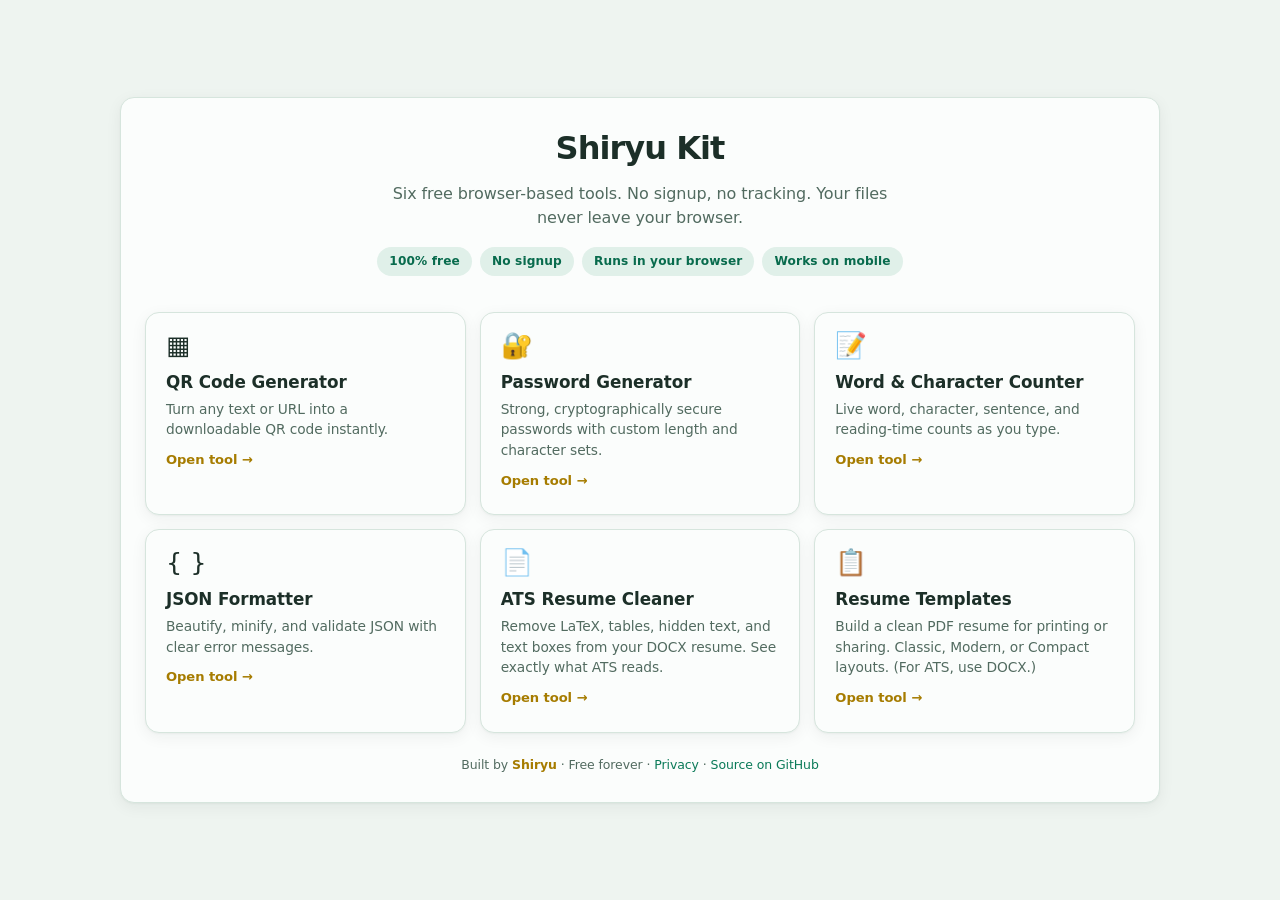
<file: index.html>
<!DOCTYPE html>
<html lang="en">

<head>
    <meta charset="UTF-8" />
    <meta name="viewport" content="width=device-width, initial-scale=1.0" />

    <title>Shiryu Kit — 6 Free Online Tools (No Signup)</title>
    <meta name="description"
        content="Six free browser tools: QR codes, passwords, word count, JSON formatter, ATS resume cleaner, print-ready resume templates. No signup, no uploads." />
    <meta name="keywords"
        content="free online tools, qr code generator, password generator, word counter, json formatter, ats resume cleaner, resume templates" />
    <link rel="canonical" href="https://shiryu-kit.shiryu.workers.dev/" />

    <meta property="og:type" content="website" />
    <meta property="og:title" content="Shiryu Kit — 6 Free Online Tools" />
    <meta property="og:description"
        content="QR codes, passwords, word count, JSON, and ATS-friendly resumes. Free, no signup, runs in your browser." />
    <meta property="og:url" content="https://shiryu-kit.shiryu.workers.dev/" />
    <meta property="og:site_name" content="Shiryu Kit" />

    <meta name="twitter:card" content="summary" />
    <meta name="twitter:title" content="Shiryu Kit — 6 Free Online Tools" />
    <meta name="twitter:description" content="Six free browser tools. No signup, no uploads." />

    <link rel="icon" type="image/svg+xml" href="/favicon.svg">

    <link rel="stylesheet" href="/css/shared.css" />
    <link rel="stylesheet" href="/css/index.css" />
</head>

<body>

    <main class="container container-wide">

        <header class="hero">
            <h1>Shiryu Kit</h1>
            <p class="subtitle">Six free browser-based tools. No signup, no tracking. Your files never leave your
                browser.</p>
            <div class="badges">
                <span class="badge">100% free</span>
                <span class="badge">No signup</span>
                <span class="badge">Runs in your browser</span>
                <span class="badge">Works on mobile</span>
            </div>
        </header>

        <div class="tools">

            <a class="tool" href="/qr-generator.html">
                <span class="tool-icon">▦</span>
                <h2>QR Code Generator</h2>
                <p>Turn any text or URL into a downloadable QR code instantly.</p>
                <span class="arrow">Open tool →</span>
            </a>

            <a class="tool" href="/password-generator.html">
                <span class="tool-icon">🔐</span>
                <h2>Password Generator</h2>
                <p>Strong, cryptographically secure passwords with custom length and character sets.</p>
                <span class="arrow">Open tool →</span>
            </a>

            <a class="tool" href="/word-counter.html">
                <span class="tool-icon">📝</span>
                <h2>Word & Character Counter</h2>
                <p>Live word, character, sentence, and reading-time counts as you type.</p>
                <span class="arrow">Open tool →</span>
            </a>

            <a class="tool" href="/json-formatter.html">
                <span class="tool-icon">{ }</span>
                <h2>JSON Formatter</h2>
                <p>Beautify, minify, and validate JSON with clear error messages.</p>
                <span class="arrow">Open tool →</span>
            </a>

            <a class="tool" href="/resume-cleaner.html">
                <span class="tool-icon">📄</span>
                <h2>ATS Resume Cleaner</h2>
                <p>Remove LaTeX, tables, hidden text, and text boxes from your DOCX resume. See exactly what ATS reads.
                </p>
                <span class="arrow">Open tool →</span>
            </a>

            <a class="tool" href="/resume-templates.html">
                <span class="tool-icon">📋</span>
                <h2>Resume Templates</h2>
                <p>Build a clean PDF resume for printing or sharing. Classic, Modern, or Compact layouts. (For ATS, use
                    DOCX.)</p>
                <span class="arrow">Open tool →</span>
            </a>

        </div>

        <p class="footer-note">
            Built by <strong>Shiryu</strong> · Free forever ·
            <a href="/privacy.html">Privacy</a> · <a href="https://github.com/Piyush-Gahlawat/qr-generator"
                target="_blank" rel="noopener">Source on
                GitHub</a>
        </p>

    </main>

</body>

</html>
</file>
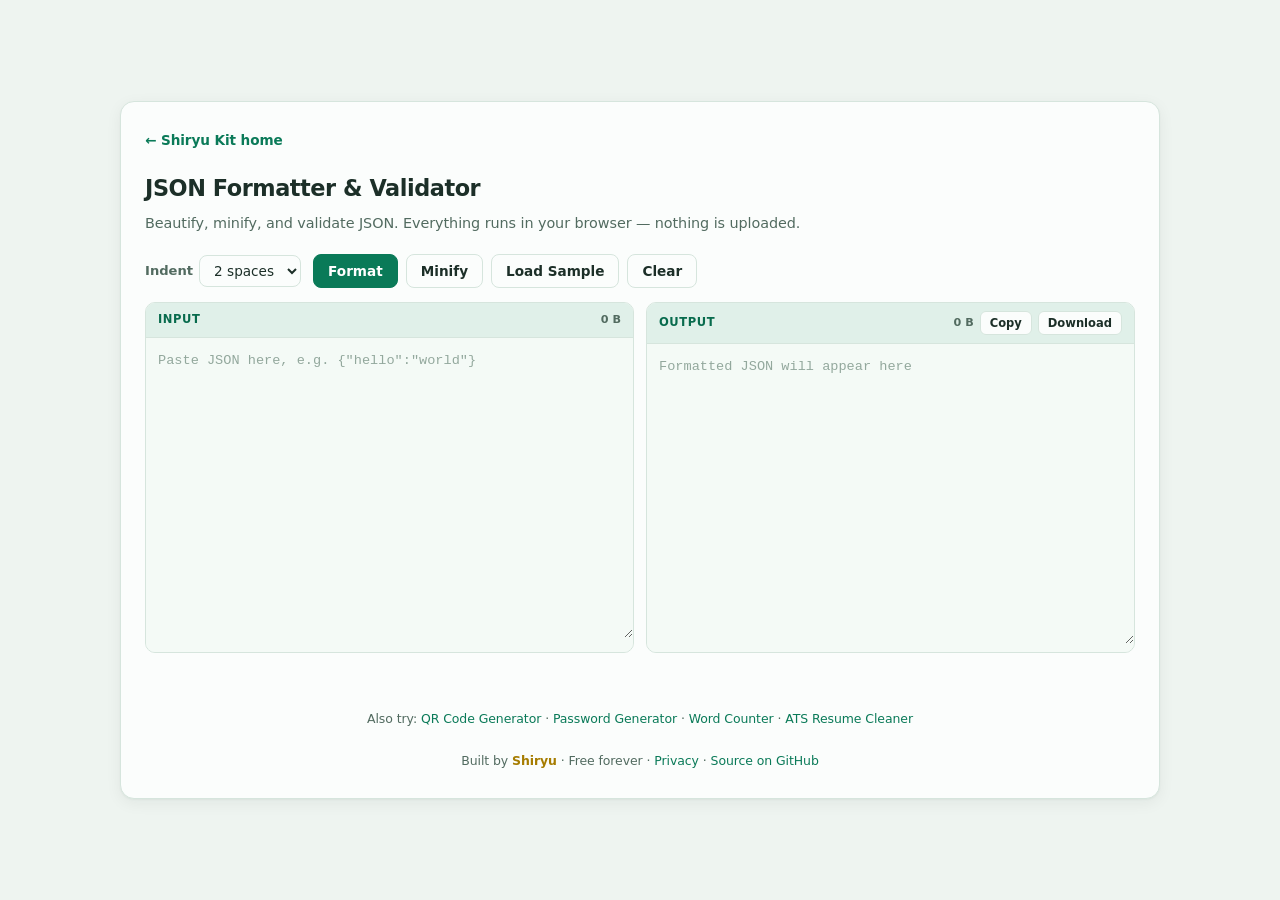
<file: json-formatter.html>
<!DOCTYPE html>
<html lang="en">

<head>
    <meta charset="UTF-8" />
    <meta name="viewport" content="width=device-width, initial-scale=1.0" />

    <title>JSON Formatter — Format, Minify & Validate | Shiryu Kit</title>
    <meta name="description" content="Free JSON formatter and validator. Beautify or minify JSON with syntax highlighting. Catch syntax errors with clear messages. No uploads." />
    <meta name="keywords"
        content="json formatter, json validator, json beautifier, json minifier, format json online, pretty print json" />
    <link rel="canonical" href="https://shiryu-kit.shiryu.workers.dev/json-formatter.html" />

    <meta property="og:type" content="website" />
    <meta property="og:title" content="JSON Formatter & Validator" />
    <meta property="og:description"
        content="Beautify, minify, and validate JSON instantly. Free, no signup, runs in your browser." />
    <meta property="og:url" content="https://shiryu-kit.shiryu.workers.dev/json-formatter.html" />
    <meta property="og:site_name" content="Shiryu Kit" />

    <meta name="twitter:card" content="summary" />
    <meta name="twitter:title" content="JSON Formatter & Validator" />
    <meta name="twitter:description" content="Beautify, minify, validate JSON. Free, no signup." />

 <link rel="icon" type="image/svg+xml" href="/favicon.svg">

    <link rel="stylesheet" href="/css/shared.css" />
    <link rel="stylesheet" href="/css/json-formatter.css" />
</head>

<body>
    <main class="container container-wide">
        <nav class="nav"><a href="/">← Shiryu Kit home</a></nav>

        <h1>JSON Formatter & Validator</h1>
        <p class="subtitle">Beautify, minify, and validate JSON. Everything runs in your browser — nothing is uploaded.
        </p>

        <div class="options">
            <label for="indent">Indent
                <select id="indent">
                    <option value="2" selected>2 spaces</option>
                    <option value="4">4 spaces</option>
                    <option value="tab">Tab</option>
                </select>
            </label>
            <button id="btn-format" class="btn-sm primary" type="button">Format</button>
            <button id="btn-minify" class="btn-sm" type="button">Minify</button>
            <button id="btn-sample" class="btn-sm" type="button">Load Sample</button>
            <button id="btn-clear" class="btn-sm" type="button">Clear</button>
        </div>

        <div class="panels">
            <div class="panel">
                <div class="panel-head">
                    <span>Input</span>
                    <span class="panel-meta" id="in-meta">0 B</span>
                </div>
                <div class="editor-wrap">
                    <pre id="input-highlight" class="highlight" aria-hidden="true"></pre>
                    <textarea id="input" spellcheck="false"
                        placeholder='Paste JSON here, e.g. {"hello":"world"}'></textarea>
                </div>
            </div>

            <div class="panel">
                <div class="panel-head">
                    <span>Output</span>
                    <div class="panel-actions">
                        <span class="panel-meta" id="out-meta">0 B</span>
                        <button id="btn-copy" class="btn-mini" type="button">Copy</button>
                        <button id="btn-download" class="btn-mini" type="button">Download</button>
                    </div>
                </div>
                <div class="editor-wrap">
                    <pre id="output-highlight" class="highlight" aria-hidden="true"></pre>
                    <textarea id="output" spellcheck="false" readonly
                        placeholder="Formatted JSON will appear here"></textarea>
                </div>
            </div>
        </div>

        <p id="status" class="status" aria-live="polite"></p>

        <p class="footer-note" style="margin-bottom: 10px;">
            Also try: <a href="/qr-generator.html">QR Code Generator</a> · <a href="/password-generator.html">Password
                Generator</a> ·
            <a href="/word-counter.html">Word Counter</a> · <a href="/resume-cleaner.html">ATS Resume Cleaner</a>
        </p>
        <p class="footer-note">
            Built by <strong>Shiryu</strong> · Free forever ·
            <a href="/privacy.html">Privacy</a> · <a href="https://github.com/Piyush-Gahlawat/qr-generator" target="_blank" rel="noopener">Source on
                GitHub</a>
        </p>
    </main>

    <script type="module" src="/js/tools/json-formatter/controller.js"></script>
</body>

</html>
</file>
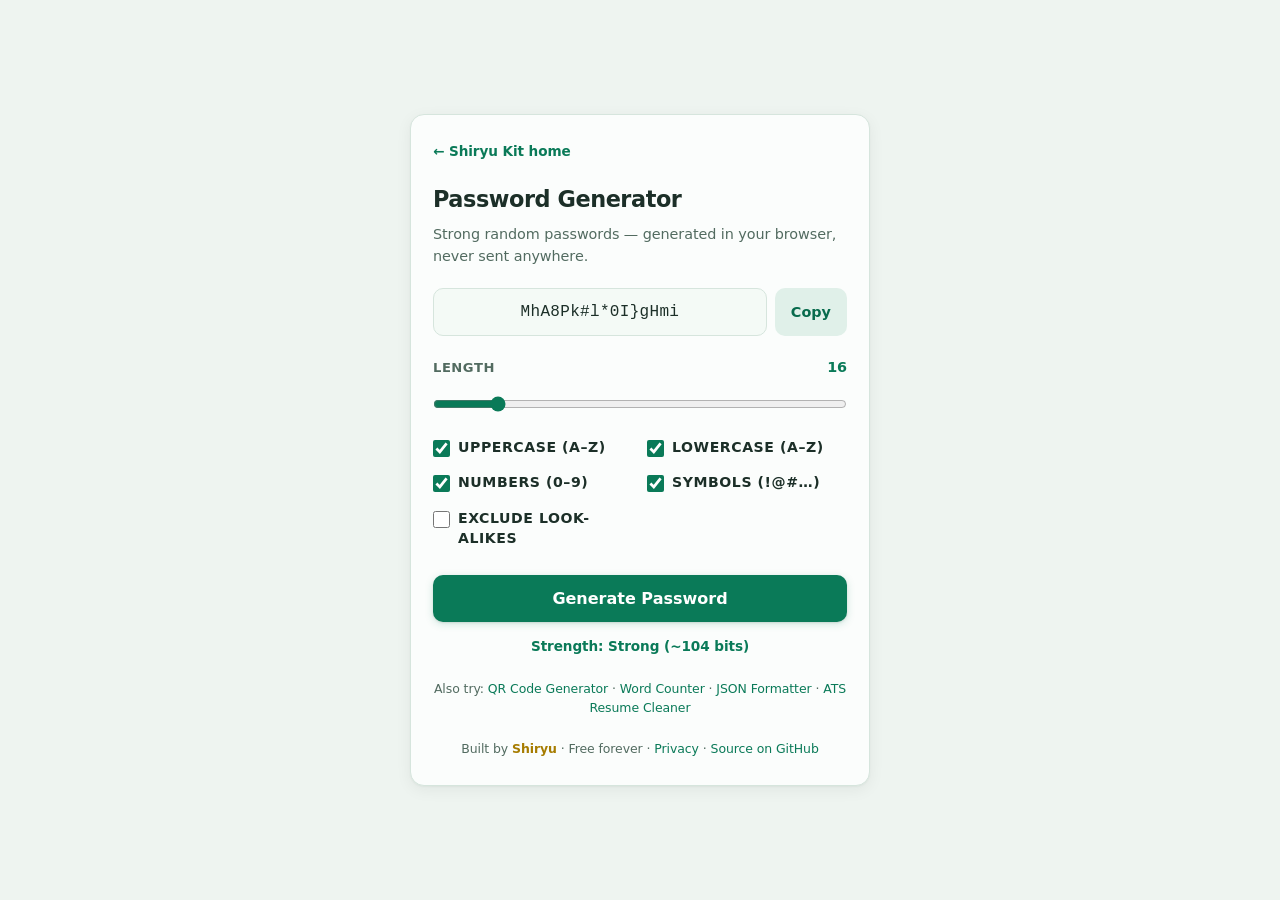
<file: password-generator.html>
<!DOCTYPE html>
<html lang="en">

<head>
    <meta charset="UTF-8" />
    <meta name="viewport" content="width=device-width, initial-scale=1.0" />

    <title>Password Generator — Strong Random Passwords | Shiryu Kit</title>
    <meta name="description"
        content="Generate strong random passwords in your browser. Choose length, numbers, symbols. Nothing sent to a server. Free, no signup, no uploads." />
    <meta name="keywords"
        content="password generator, strong password generator, random password, secure password generator" />
    <link rel="canonical" href="https://shiryu-kit.shiryu.workers.dev/password-generator.html" />

    <meta property="og:type" content="website" />
    <meta property="og:title" content="Password Generator — Strong Random Passwords" />
    <meta property="og:description"
        content="Generate strong random passwords in your browser. Free, no signup, nothing sent to a server." />
    <meta property="og:url" content="https://shiryu-kit.shiryu.workers.dev/password-generator.html" />
    <meta property="og:site_name" content="Shiryu Kit" />

    <meta name="twitter:card" content="summary" />
    <meta name="twitter:title" content="Password Generator — Strong Random Passwords" />
    <meta name="twitter:description" content="Generate strong random passwords in your browser. Free, no signup." />

    <link rel="icon" type="image/svg+xml" href="/favicon.svg">
    <link rel="stylesheet" href="/css/shared.css" />
    <link rel="stylesheet" href="/css/password.css" />
</head>

<body>
    <main class="container">
        <nav class="nav"><a href="/">← Shiryu Kit home</a></nav>

        <h1>Password Generator</h1>
        <p class="subtitle">Strong random passwords — generated in your browser, never sent anywhere.</p>

        <div class="output-row">
            <input id="output" type="text" readonly aria-label="Generated password" />
            <button id="copy-btn" type="button">Copy</button>
        </div>

        <div class="field">
            <div class="field-head">
                <label for="length">Length</label>
                <span id="len-val">16</span>
            </div>
            <input id="length" type="range" min="8" max="64" value="16" />
        </div>

        <div class="checks">
            <label class="check"><input id="opt-upper" type="checkbox" checked /> Uppercase (A–Z)</label>
            <label class="check"><input id="opt-lower" type="checkbox" checked /> Lowercase (a–z)</label>
            <label class="check"><input id="opt-numbers" type="checkbox" checked /> Numbers (0–9)</label>
            <label class="check"><input id="opt-symbols" type="checkbox" checked /> Symbols (!@#…)</label>
            <label class="check"><input id="opt-ambiguous" type="checkbox" /> Exclude look-alikes</label>
        </div>

        <button id="generate-btn" class="btn btn-primary" type="button">Generate Password</button>

        <p id="strength" class="status" aria-live="polite"></p>

        <p class="footer-note" style="margin-bottom: 10px;">
            Also try: <a href="/qr-generator.html">QR Code Generator</a> · <a href="/word-counter.html">Word Counter</a>
            ·
            <a href="/json-formatter.html">JSON Formatter</a> · <a href="/resume-cleaner.html">ATS Resume Cleaner</a>
        </p>
        <p class="footer-note">
            Built by <strong>Shiryu</strong> · Free forever ·
            <a href="/privacy.html">Privacy</a> · <a href="https://github.com/Piyush-Gahlawat/qr-generator"
                target="_blank" rel="noopener">Source on
                GitHub</a>
        </p>
    </main>

    <script type="module" src="/js/tools/password/controller.js"></script>
</body>

</html>
</file>
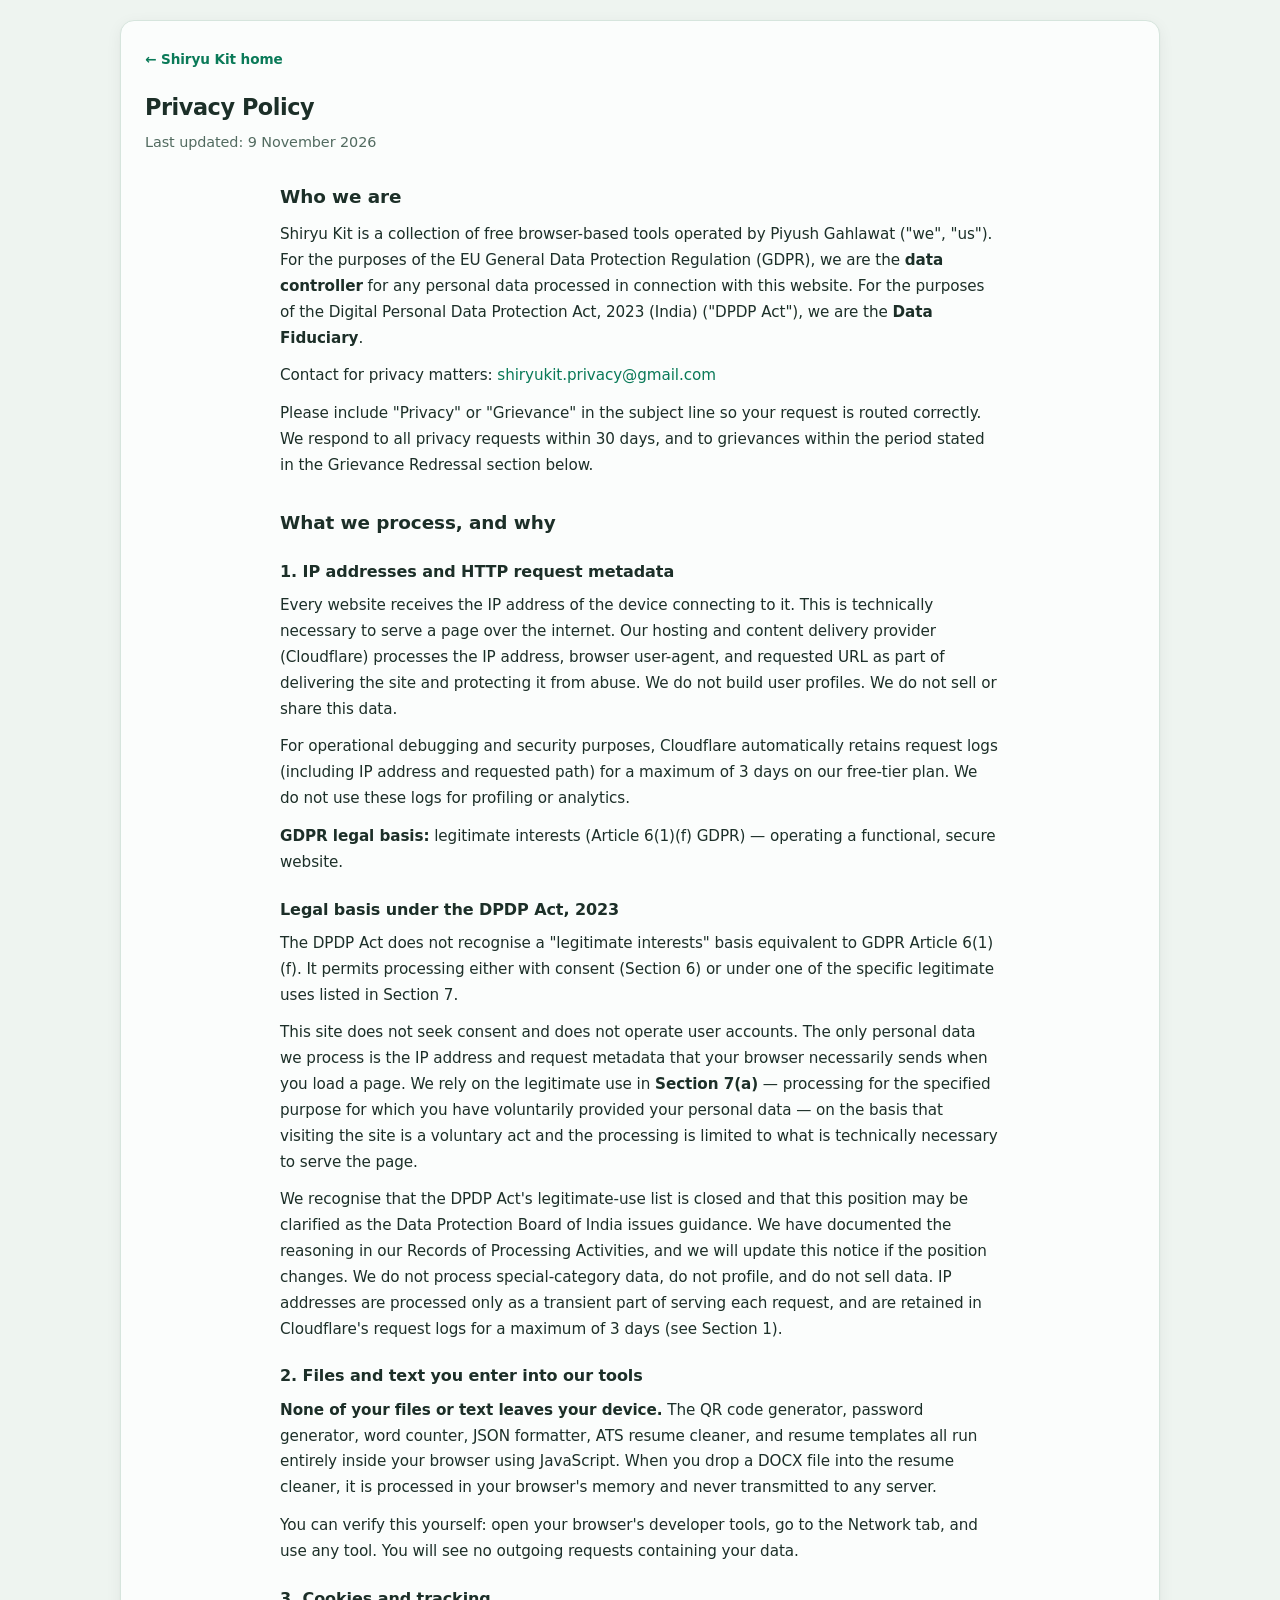
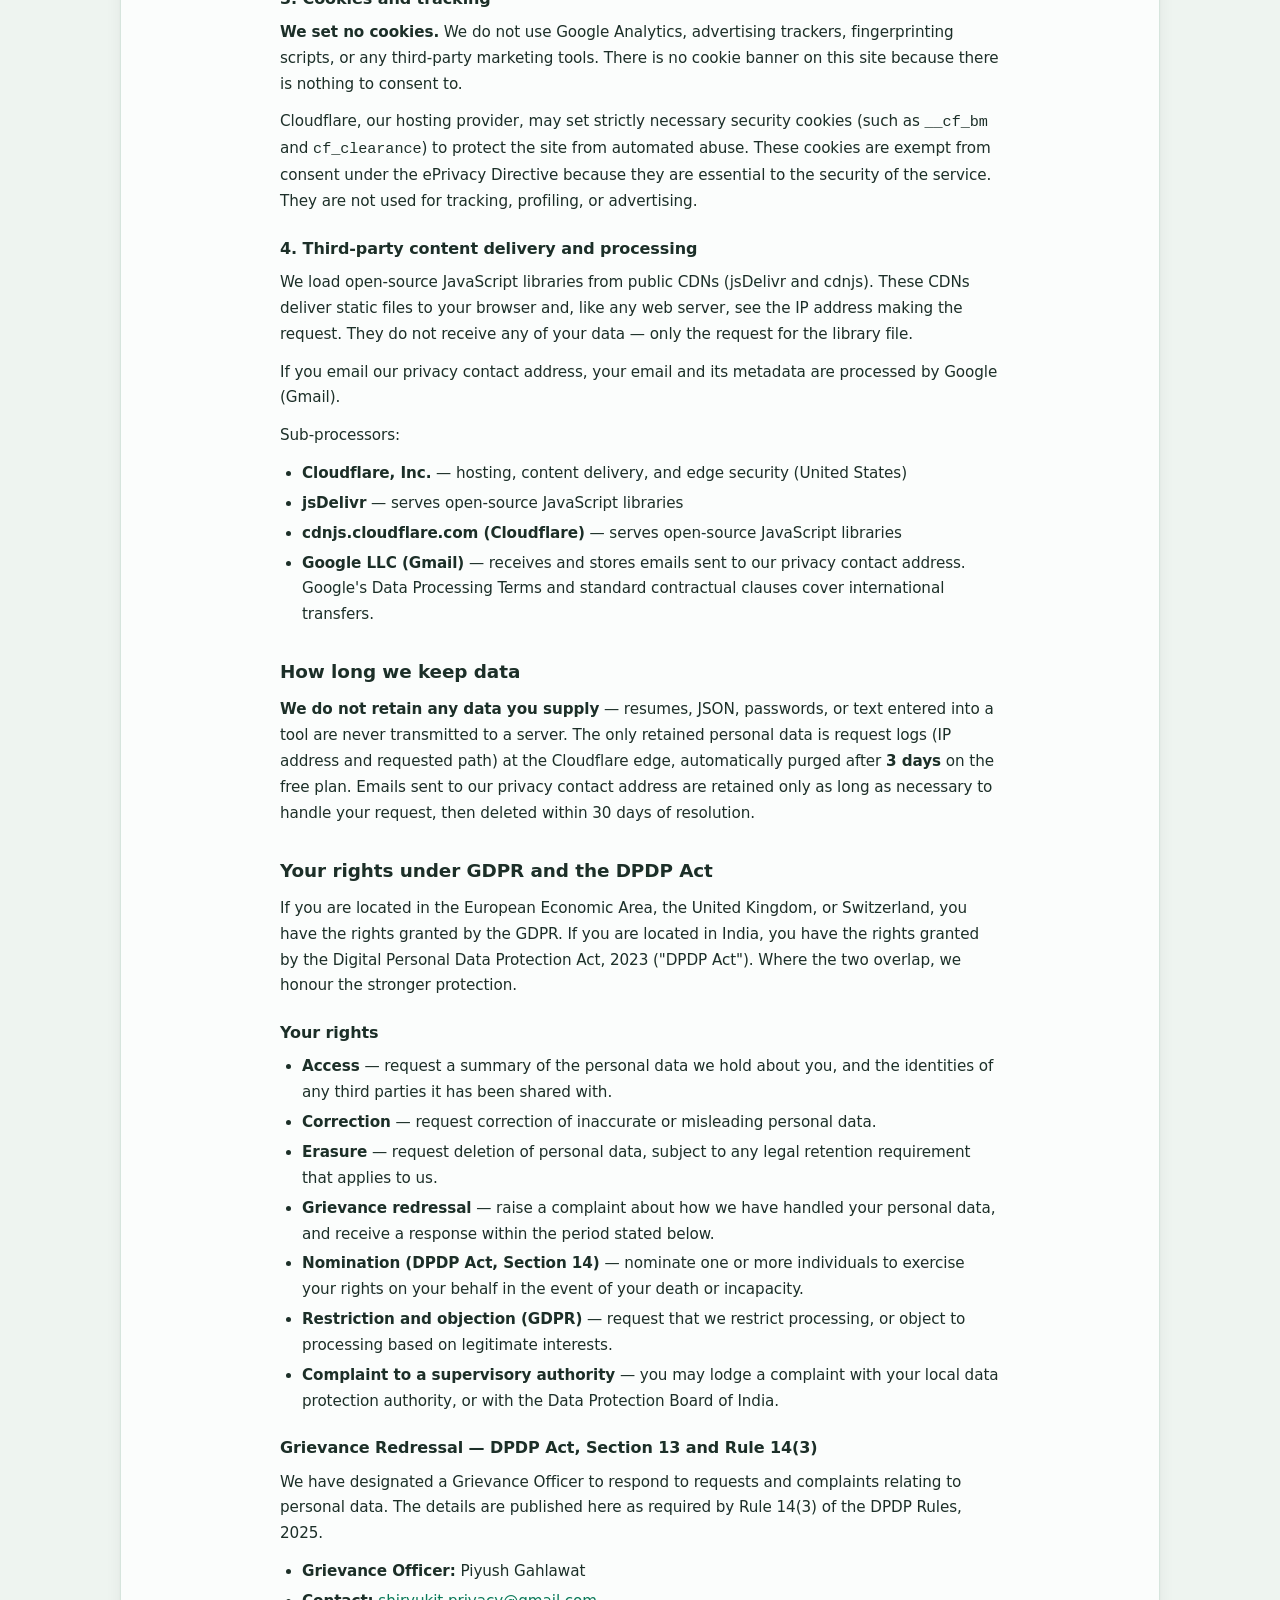
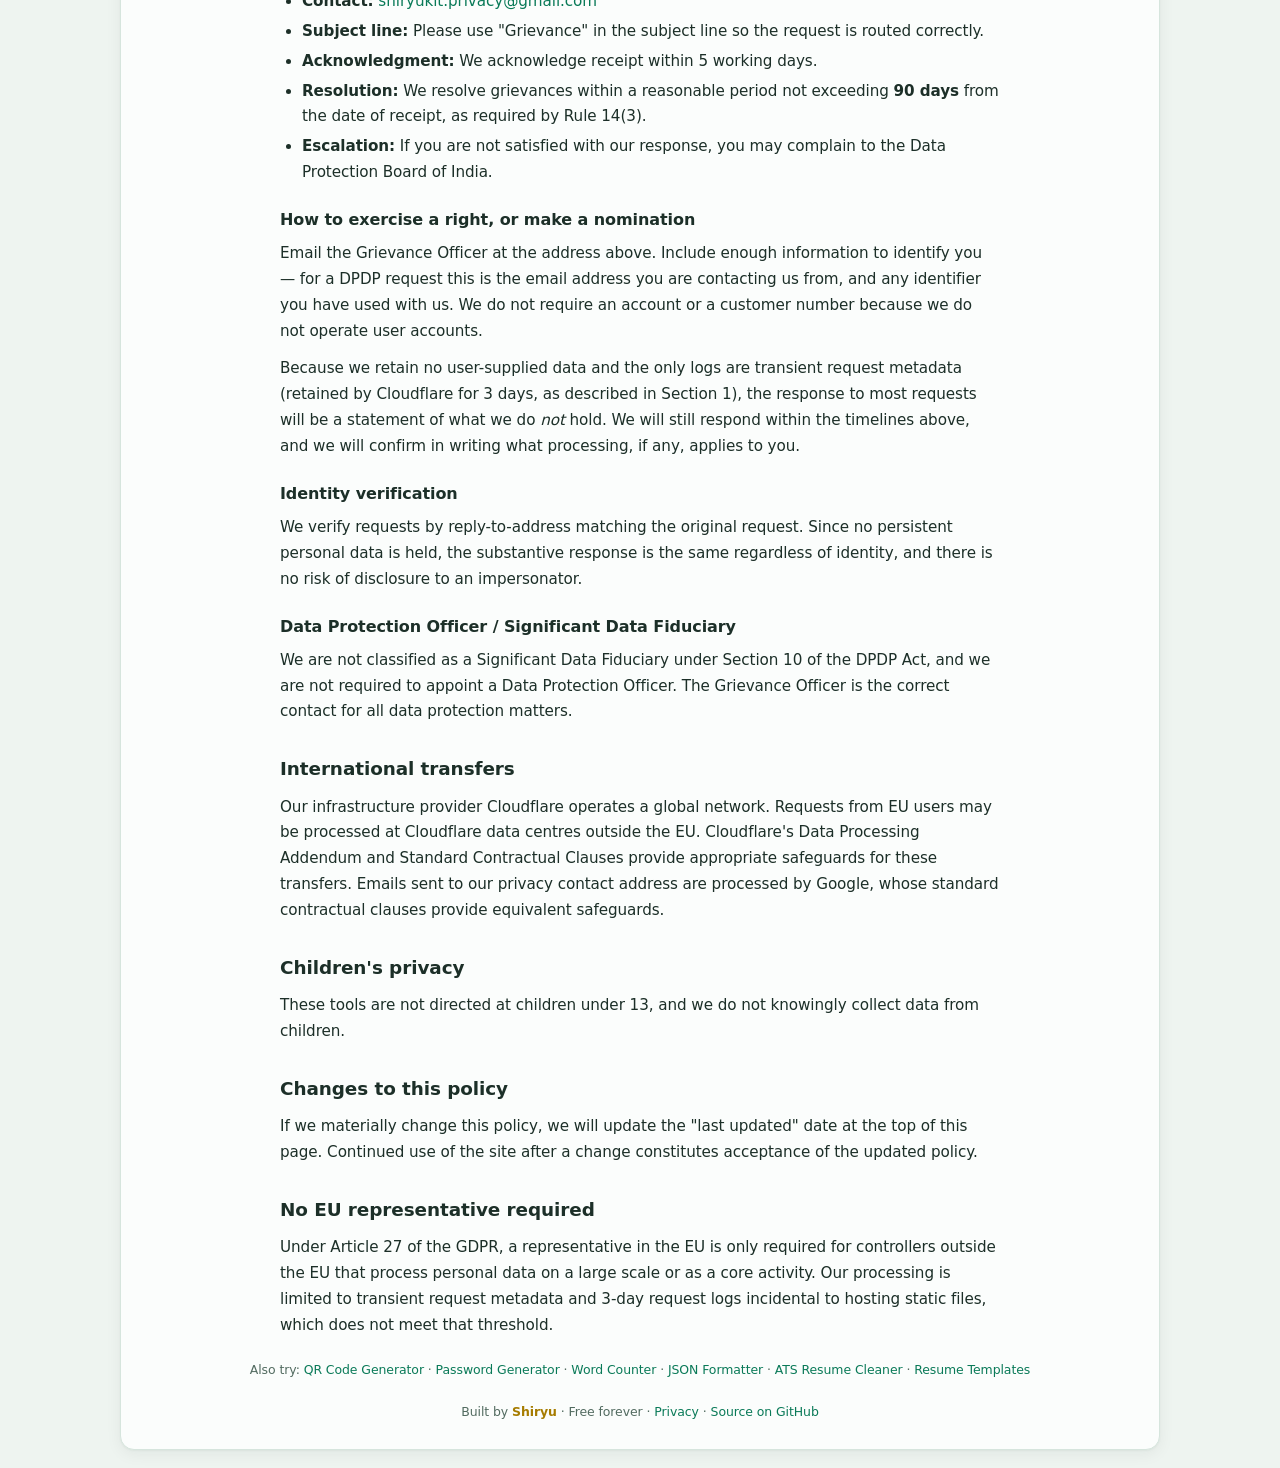
<file: privacy.html>
<!DOCTYPE html>
<html lang="en">

<head>
    <meta charset="UTF-8" />
    <meta name="viewport" content="width=device-width, initial-scale=1.0" />

    <title>Privacy Policy — Shiryu Kit</title>
    <meta name="description"
        content="Privacy policy for Shiryu Kit. Learn what data is and isn't processed when you use our free browser-based tools. GDPR and DPDP Act 2023 compliant." />
    <link rel="canonical" href="https://shiryu-kit.shiryu.workers.dev/privacy.html" />
    <meta name="robots" content="index, follow" />

    <link rel="icon" type="image/svg+xml" href="/favicon.svg">

    <link rel="stylesheet" href="/css/shared.css" />
    <link rel="stylesheet" href="/css/privacy.css" />
</head>

<body>
    <main class="container container-wide">
        <nav class="nav"><a href="/">← Shiryu Kit home</a></nav>

        <h1>Privacy Policy</h1>
        <p class="subtitle">Last updated: 9 November 2026</p>

        <div class="prose">

            <h2>Who we are</h2>
            <p>
                Shiryu Kit is a collection of free browser-based tools operated by Piyush Gahlawat ("we", "us").
                For the purposes of the EU General Data Protection Regulation (GDPR), we are the <strong>data
                    controller</strong> for any personal data processed in connection with this website. For the
                purposes of the Digital Personal Data Protection Act, 2023 (India) ("DPDP Act"), we are the
                <strong>Data Fiduciary</strong>.
            </p>
            <p>
                Contact for privacy matters:
                <a href="mailto:shiryukit.privacy@gmail.com">shiryukit.privacy@gmail.com</a>
            </p>
            <p>
                Please include "Privacy" or "Grievance" in the subject line so your request is routed correctly.
                We respond to all privacy requests within 30 days, and to grievances within the period stated in
                the Grievance Redressal section below.
            </p>

            <h2>What we process, and why</h2>

            <h3>1. IP addresses and HTTP request metadata</h3>
            <p>
                Every website receives the IP address of the device connecting to it. This is technically necessary to
                serve a page over the internet. Our hosting and content delivery provider (Cloudflare) processes the
                IP address, browser user-agent, and requested URL as part of delivering the site and protecting it
                from abuse. We do not build user profiles. We do not sell or share this data.
            </p>
            <p>
                For operational debugging and security purposes, Cloudflare automatically retains request logs
                (including IP address and requested path) for a maximum of 3 days on our free-tier plan. We do not
                use these logs for profiling or analytics.
            </p>
            <p>
                <strong>GDPR legal basis:</strong> legitimate interests (Article 6(1)(f) GDPR) — operating a
                functional, secure website.
            </p>

            <h3>Legal basis under the DPDP Act, 2023</h3>
            <p>
                The DPDP Act does not recognise a "legitimate interests" basis equivalent to GDPR Article 6(1)(f).
                It permits processing either with consent (Section 6) or under one of the specific legitimate uses
                listed in Section 7.
            </p>
            <p>
                This site does not seek consent and does not operate user accounts. The only personal data we process
                is the IP address and request metadata that your browser necessarily sends when you load a page. We
                rely on the legitimate use in <strong>Section 7(a)</strong> — processing for the specified purpose for
                which you have voluntarily provided your personal data — on the basis that visiting the site is a
                voluntary act and the processing is limited to what is technically necessary to serve the page.
            </p>
            <p>
                We recognise that the DPDP Act's legitimate-use list is closed and that this position may be
                clarified as the Data Protection Board of India issues guidance. We have documented the reasoning in
                our Records of Processing Activities, and we will update this notice if the position changes. We do
                not process special-category data, do not profile, and do not sell data. IP addresses are processed
                only as a transient part of serving each request, and are retained in Cloudflare's request logs for
                a maximum of 3 days (see Section 1).
            </p>

            <h3>2. Files and text you enter into our tools</h3>
            <p>
                <strong>None of your files or text leaves your device.</strong> The QR code generator, password
                generator, word counter, JSON formatter, ATS resume cleaner, and resume templates all run entirely
                inside your browser using JavaScript. When you drop a DOCX file into the resume cleaner, it is
                processed in your browser's memory and never transmitted to any server.
            </p>
            <p>
                You can verify this yourself: open your browser's developer tools, go to the Network tab, and use any
                tool. You will see no outgoing requests containing your data.
            </p>

            <h3>3. Cookies and tracking</h3>
            <p>
                <strong>We set no cookies.</strong> We do not use Google Analytics, advertising trackers, fingerprinting
                scripts, or any third-party marketing tools. There is no cookie banner on this site because there is
                nothing to consent to.
            </p>
            <p>
                Cloudflare, our hosting provider, may set strictly necessary security cookies (such as
                <code>__cf_bm</code> and <code>cf_clearance</code>) to protect the site from automated abuse. These
                cookies are exempt from consent under the ePrivacy Directive because they are essential to the
                security of the service. They are not used for tracking, profiling, or advertising.
            </p>

            <h3>4. Third-party content delivery and processing</h3>
            <p>
                We load open-source JavaScript libraries from public CDNs (jsDelivr and cdnjs). These CDNs deliver
                static files to your browser and, like any web server, see the IP address making the request. They
                do not receive any of your data — only the request for the library file.
            </p>
            <p>
                If you email our privacy contact address, your email and its metadata are processed by Google (Gmail).
            </p>
            <p>
                Sub-processors:
            </p>
            <ul>
                <li><strong>Cloudflare, Inc.</strong> — hosting, content delivery, and edge security (United States)
                </li>
                <li><strong>jsDelivr</strong> — serves open-source JavaScript libraries</li>
                <li><strong>cdnjs.cloudflare.com (Cloudflare)</strong> — serves open-source JavaScript libraries</li>
                <li><strong>Google LLC (Gmail)</strong> — receives and stores emails sent to our privacy contact
                    address. Google's Data Processing Terms and standard contractual clauses cover international
                    transfers.</li>
            </ul>

            <h2>How long we keep data</h2>
            <p>
                <strong>We do not retain any data you supply</strong> — resumes, JSON, passwords, or text entered into a
                tool are never transmitted to a server. The only retained personal data is request logs (IP address and
                requested path) at the Cloudflare edge, automatically purged after <strong>3 days</strong> on the free
                plan. Emails sent to our privacy contact address are retained only as long as necessary to handle your
                request, then deleted within 30 days of resolution.
            </p>

            <h2>Your rights under GDPR and the DPDP Act</h2>
            <p>
                If you are located in the European Economic Area, the United Kingdom, or Switzerland, you have the
                rights granted by the GDPR. If you are located in India, you have the rights granted by the Digital
                Personal Data Protection Act, 2023 ("DPDP Act"). Where the two overlap, we honour the stronger
                protection.
            </p>

            <h3>Your rights</h3>
            <ul>
                <li><strong>Access</strong> — request a summary of the personal data we hold about you, and the
                    identities of any third parties it has been shared with.</li>
                <li><strong>Correction</strong> — request correction of inaccurate or misleading personal data.</li>
                <li><strong>Erasure</strong> — request deletion of personal data, subject to any legal retention
                    requirement that applies to us.</li>
                <li><strong>Grievance redressal</strong> — raise a complaint about how we have handled your personal
                    data, and receive a response within the period stated below.</li>
                <li><strong>Nomination (DPDP Act, Section 14)</strong> — nominate one or more individuals to exercise
                    your rights on your behalf in the event of your death or incapacity.</li>
                <li><strong>Restriction and objection (GDPR)</strong> — request that we restrict processing, or object
                    to processing based on legitimate interests.</li>
                <li><strong>Complaint to a supervisory authority</strong> — you may lodge a complaint with your local
                    data protection authority, or with the Data Protection Board of India.</li>
            </ul>

            <h3>Grievance Redressal — DPDP Act, Section 13 and Rule 14(3)</h3>
            <p>
                We have designated a Grievance Officer to respond to requests and complaints relating to personal
                data. The details are published here as required by Rule 14(3) of the DPDP Rules, 2025.
            </p>
            <ul>
                <li><strong>Grievance Officer:</strong> Piyush Gahlawat</li>
                <li><strong>Contact:</strong> <a
                        href="mailto:shiryukit.privacy@gmail.com">shiryukit.privacy@gmail.com</a></li>
                <li><strong>Subject line:</strong> Please use "Grievance" in the subject line so the request is routed
                    correctly.</li>
                <li><strong>Acknowledgment:</strong> We acknowledge receipt within 5 working days.</li>
                <li><strong>Resolution:</strong> We resolve grievances within a reasonable period not exceeding
                    <strong>90 days</strong> from the date of receipt, as required by Rule 14(3).
                </li>
                <li><strong>Escalation:</strong> If you are not satisfied with our response, you may complain to the
                    Data Protection Board of India.</li>
            </ul>

            <h3>How to exercise a right, or make a nomination</h3>
            <p>
                Email the Grievance Officer at the address above. Include enough information to identify you — for a
                DPDP request this is the email address you are contacting us from, and any identifier you have used
                with us. We do not require an account or a customer number because we do not operate user accounts.
            </p>
            <p>
                Because we retain no user-supplied data and the only logs are transient request metadata
                (retained by Cloudflare for 3 days, as described in Section 1), the response to most requests
                will be a statement of what we do <em>not</em> hold. We will still respond within the timelines
                above, and we will confirm in writing what processing, if any, applies to you.
            </p>

            <h3>Identity verification</h3>
            <p>
                We verify requests by reply-to-address matching the original request. Since no persistent personal
                data is held, the substantive response is the same regardless of identity, and there is no risk of
                disclosure to an impersonator.
            </p>

            <h3>Data Protection Officer / Significant Data Fiduciary</h3>
            <p>
                We are not classified as a Significant Data Fiduciary under Section 10 of the DPDP Act, and we are
                not required to appoint a Data Protection Officer. The Grievance Officer is the correct contact for
                all data protection matters.
            </p>

            <h2>International transfers</h2>
            <p>
                Our infrastructure provider Cloudflare operates a global network. Requests from EU users may be
                processed at Cloudflare data centres outside the EU. Cloudflare's Data Processing Addendum and Standard
                Contractual Clauses provide appropriate safeguards for these transfers. Emails sent to our privacy
                contact address are processed by Google, whose standard contractual clauses provide equivalent
                safeguards.
            </p>

            <h2>Children's privacy</h2>
            <p>
                These tools are not directed at children under 13, and we do not knowingly collect data from children.
            </p>

            <h2>Changes to this policy</h2>
            <p>
                If we materially change this policy, we will update the "last updated" date at the top of this page.
                Continued use of the site after a change constitutes acceptance of the updated policy.
            </p>

            <h2>No EU representative required</h2>
            <p>
                Under Article 27 of the GDPR, a representative in the EU is only required for controllers outside
                the EU that process personal data on a large scale or as a core activity. Our processing is limited
                to transient request metadata and 3-day request logs incidental to hosting static files, which does
                not meet that threshold.
            </p>

        </div>

        <p class="footer-note" style="margin-bottom: 10px;">
            Also try: <a href="/qr-generator.html">QR Code Generator</a> · <a href="/password-generator.html">Password
                Generator</a> ·
            <a href="/word-counter.html">Word Counter</a> · <a href="/json-formatter.html">JSON Formatter</a> ·
            <a href="/resume-cleaner.html">ATS Resume Cleaner</a> · <a href="/resume-templates.html">Resume
                Templates</a>
        </p>
        <p class="footer-note">
            Built by <strong>Shiryu</strong> · Free forever ·
            <a href="/privacy.html">Privacy</a> ·
            <a href="https://github.com/Piyush-Gahlawat/qr-generator" target="_blank" rel="noopener">Source on
                GitHub</a>
        </p>
    </main>
</body>

</html>
</file>
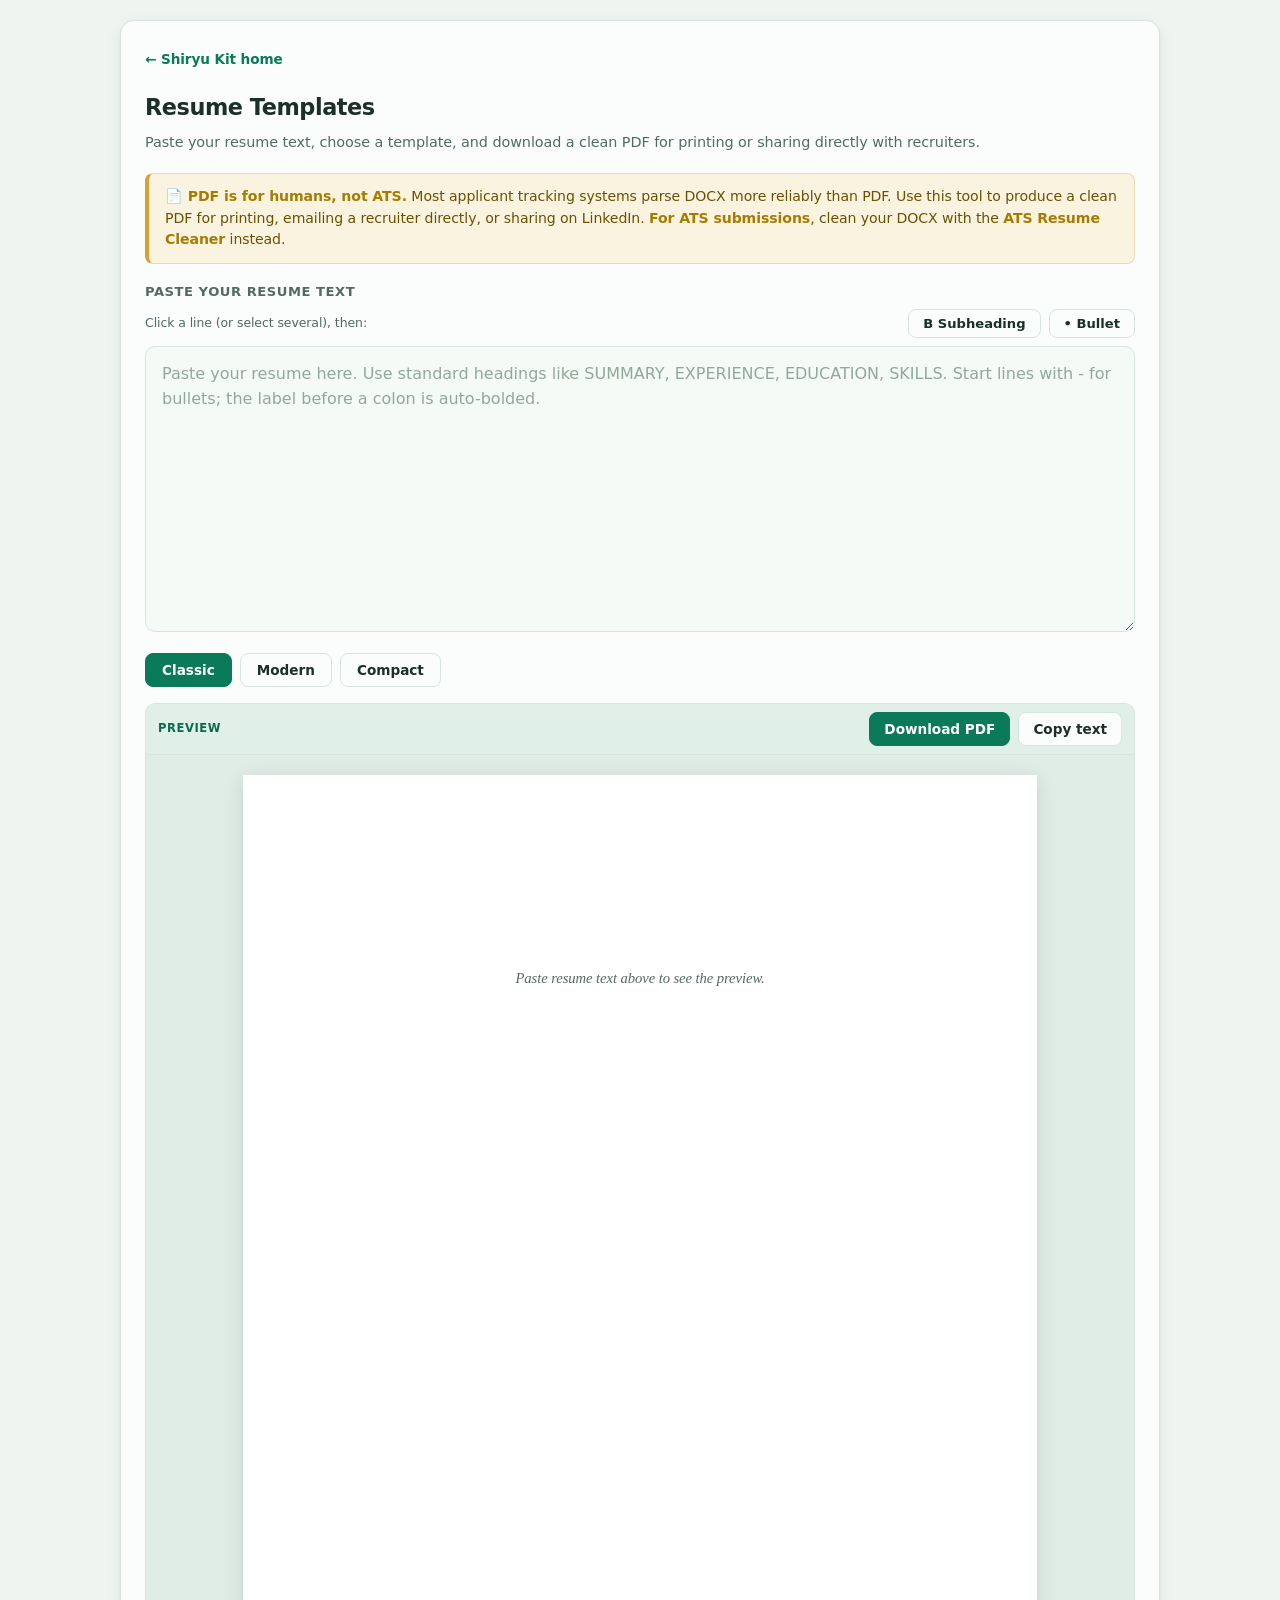
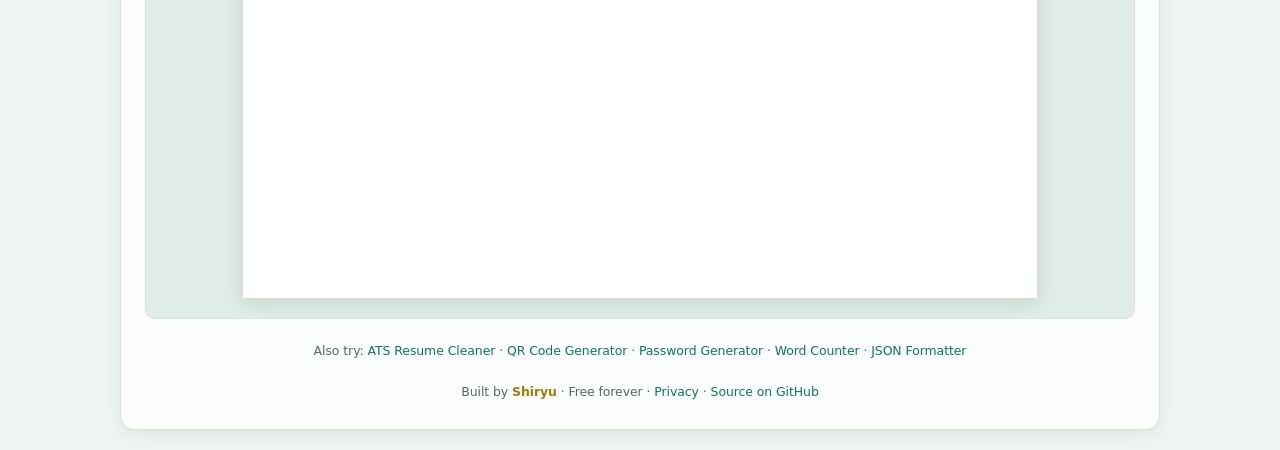
<file: resume-templates.html>
<!DOCTYPE html>
<html lang="en">

<head>
    <meta charset="UTF-8" />
    <meta name="viewport" content="width=device-width, initial-scale=1.0" />
    <title>Resume Templates — Classic, Modern, Compact | Shiryu Kit</title>
    <meta name="description"
        content="Build a clean print-ready resume in Classic, Modern, or Compact layouts. Download as PDF. For ATS, use our DOCX cleaner instead." />
    <meta name="keywords"
        content="resume templates, print resume, pdf resume, classic resume, modern resume, compact resume" />
    <link rel="canonical" href="https://shiryu-kit.shiryu.workers.dev/resume-templates.html" />

    <meta property="og:type" content="website" />
    <meta property="og:title" content="Resume Templates — Classic, Modern, Compact" />
    <meta property="og:description"
        content="Build a clean PDF resume for printing or sharing. Classic, Modern, or Compact layouts. For ATS submissions, use DOCX." />
    <meta property="og:url" content="https://shiryu-kit.shiryu.workers.dev/resume-templates.html" />
    <meta property="og:site_name" content="Shiryu Kit" />

    <meta name="twitter:card" content="summary" />
    <meta name="twitter:title" content="Resume Templates — Classic, Modern, Compact" />
    <meta name="twitter:description" content="Build a clean PDF resume for printing or sharing. For ATS, use DOCX." />

    <link rel="icon" type="image/svg+xml" href="/favicon.svg">

    <link rel="stylesheet" href="/css/shared.css" />
    <link rel="stylesheet" href="/css/resume-templates.css" />
</head>

<body>
    <main class="container container-wide">
        <nav class="nav"><a href="/">← Shiryu Kit home</a></nav>
        <h1>Resume Templates</h1>
        <p class="subtitle">Paste your resume text, choose a template, and download a clean PDF for printing or sharing
            directly with recruiters.</p>

        <div class="note-box">
            <strong>📄 PDF is for humans, not ATS.</strong>
            Most applicant tracking systems parse DOCX more reliably than PDF. Use this tool to produce a clean PDF for
            printing, emailing a recruiter directly, or sharing on LinkedIn. <strong>For ATS submissions</strong>, clean
            your DOCX with the
            <a href="/resume-cleaner.html">ATS Resume Cleaner</a> instead.
        </div>

        <!-- Input -->
        <div class="field">
            <label for="resume-input">Paste your resume text</label>

            <div class="format-toolbar">
                <span class="format-hint">Click a line (or select several), then:</span>
                <button type="button" class="format-btn" id="btn-subheading" title="Toggle subheading (bold line)">
                    <strong>B</strong> Subheading
                </button>
                <button type="button" class="format-btn" id="btn-bullet" title="Toggle bullet">
                    • Bullet
                </button>
            </div>
            <textarea id="resume-input" rows="10"
                placeholder="Paste your resume here. Use standard headings like SUMMARY, EXPERIENCE, EDUCATION, SKILLS. Start lines with - for bullets; the label before a colon is auto-bolded."></textarea>
        </div>

        <!-- Template picker -->
        <div class="template-picker" id="template-picker">
            <button class="template-btn active" data-template="classic">Classic</button>
            <button class="template-btn" data-template="modern">Modern</button>
            <button class="template-btn" data-template="compact">Compact</button>
        </div>

        <!-- Preview -->
        <div class="preview-wrap">
            <div class="preview-toolbar">
                <span class="preview-label">Preview</span>
                <button id="download-pdf-btn" class="btn-sm primary" type="button">Download PDF</button>
                <button id="copy-text-btn" class="btn-sm" type="button">Copy text</button>
            </div>
            <div id="resume-preview" class="resume-preview template-classic">
                <p class="placeholder-text">Paste resume text above to see the preview.</p>
            </div>
        </div>

        <p class="footer-note" style="margin-bottom: 10px;">
            Also try: <a href="/resume-cleaner.html">ATS Resume Cleaner</a> · <a href="/qr-generator.html">QR Code
                Generator</a> ·
            <a href="/password-generator.html">Password Generator</a> · <a href="/word-counter.html">Word Counter</a> ·
            <a href="/json-formatter.html">JSON Formatter</a>
        </p>
        <p class="footer-note">
            Built by <strong>Shiryu</strong> · Free forever · <a href="/privacy.html">Privacy</a> ·
            <a href="https://github.com/Piyush-Gahlawat/qr-generator" target="_blank" rel="noopener">Source on
                GitHub</a>
        </p>
    </main>

    <script type="module" src="/js/tools/resume-templates/controller.js"></script>
</body>

</html>
</file>
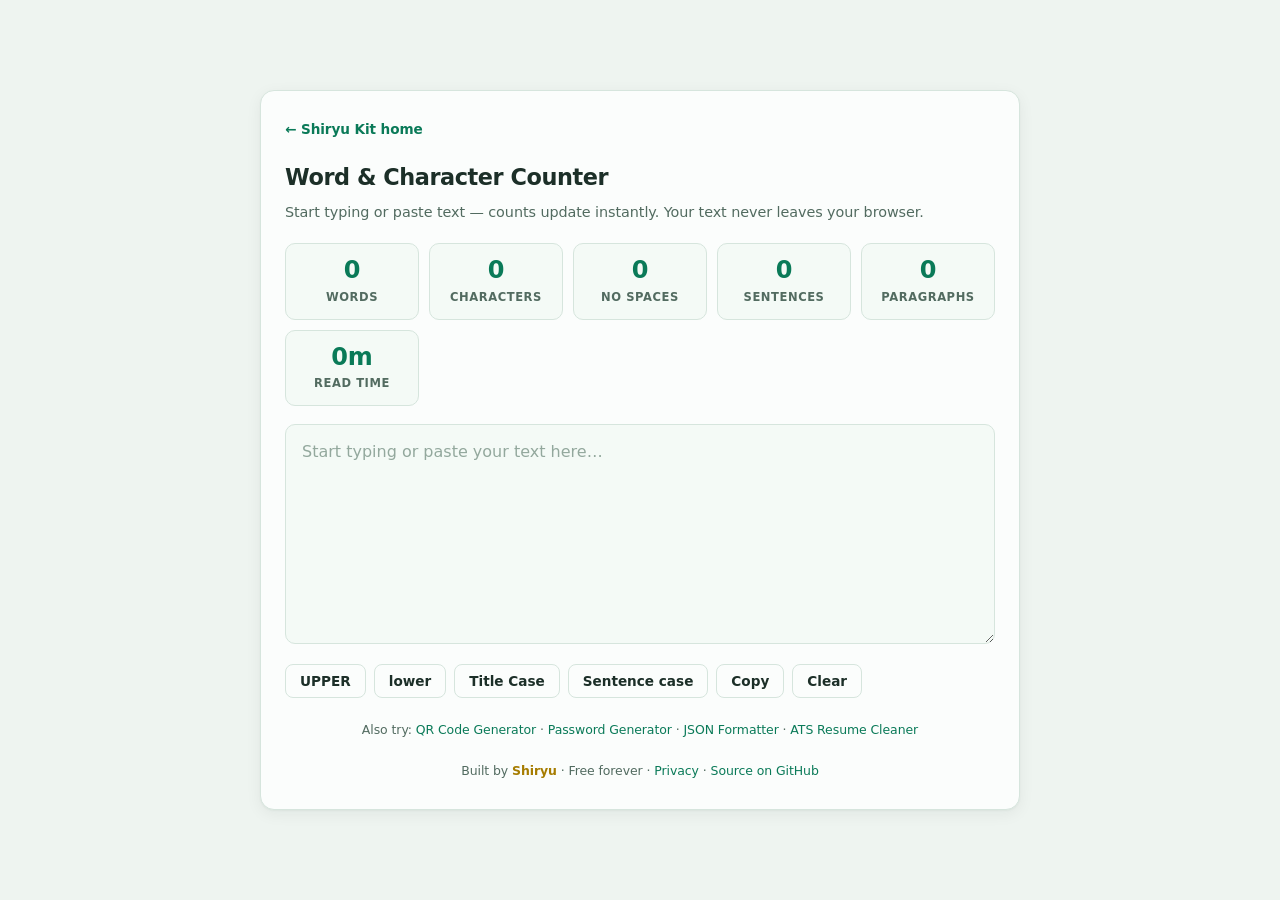
<file: word-counter.html>
<!DOCTYPE html>
<html lang="en">

<head>
    <meta charset="UTF-8" />
    <meta name="viewport" content="width=device-width, initial-scale=1.0" />

    <title>Word Counter — Free Word & Character Count | Shiryu Kit</title>
    <meta name="description"
        content="Free word counter - count words, characters, sentences, paragraphs. Get reading time estimates as you type. No signup, works offline." />
    <meta name="keywords"
        content="word counter, character counter, word count, character count, reading time calculator, online word counter" />
    <link rel="canonical" href="https://shiryu-kit.shiryu.workers.dev/word-counter.html" />

    <meta property="og:type" content="website" />
    <meta property="og:title" content="Word Counter — Count Words, Characters & Reading Time" />
    <meta property="og:description"
        content="Count words, characters, sentences, and paragraphs instantly. Free, no signup." />
    <meta property="og:url" content="https://shiryu-kit.shiryu.workers.dev/word-counter.html" />
    <meta property="og:site_name" content="Shiryu Kit" />

    <meta name="twitter:card" content="summary" />
    <meta name="twitter:title" content="Word Counter — Instant Word & Character Count" />
    <meta name="twitter:description" content="Count words, characters, sentences, paragraphs. Free, no signup." />

    <link rel="icon" type="image/svg+xml" href="/favicon.svg">

    <link rel="stylesheet" href="/css/shared.css" />
    <link rel="stylesheet" href="/css/word-counter.css" />
</head>

<body>
    <main class="container container-wide">
        <nav class="nav"><a href="/">← Shiryu Kit home</a></nav>

        <h1>Word & Character Counter</h1>
        <p class="subtitle">Start typing or paste text — counts update instantly. Your text never leaves your browser.
        </p>
        <div class="stats">
            <div class="stat">
                <div class="stat-value" id="stat-words">0</div>
                <div class="stat-label">Words</div>
            </div>
            <div class="stat">
                <div class="stat-value" id="stat-chars">0</div>
                <div class="stat-label">Characters</div>
            </div>
            <div class="stat">
                <div class="stat-value" id="stat-chars-nospace">0</div>
                <div class="stat-label">No Spaces</div>
            </div>
            <div class="stat">
                <div class="stat-value" id="stat-sentences">0</div>
                <div class="stat-label">Sentences</div>
            </div>
            <div class="stat">
                <div class="stat-value" id="stat-paragraphs">0</div>
                <div class="stat-label">Paragraphs</div>
            </div>
            <div class="stat">
                <div class="stat-value" id="stat-reading">0m</div>
                <div class="stat-label">Read Time</div>
            </div>
        </div>

        <textarea id="input" placeholder="Start typing or paste your text here…" spellcheck="true"></textarea>

        <div class="toolbar">
            <button class="btn-sm" id="btn-upper" type="button">UPPER</button>
            <button class="btn-sm" id="btn-lower" type="button">lower</button>
            <button class="btn-sm" id="btn-title" type="button">Title Case</button>
            <button class="btn-sm" id="btn-sentence" type="button">Sentence case</button>
            <button class="btn-sm" id="btn-copy" type="button">Copy</button>
            <button class="btn-sm" id="btn-clear" type="button">Clear</button>
        </div>

        <p class="footer-note" style="margin-bottom: 10px;">
            Also try: <a href="/qr-generator.html">QR Code Generator</a> · <a href="/password-generator.html">Password
                Generator</a> ·
            <a href="/json-formatter.html">JSON Formatter</a> · <a href="/resume-cleaner.html">ATS Resume Cleaner</a>
        </p>
        <p class="footer-note">
            Built by <strong>Shiryu</strong> · Free forever ·
            <a href="/privacy.html">Privacy</a> · <a href="https://github.com/Piyush-Gahlawat/qr-generator"
                target="_blank" rel="noopener">Source on
                GitHub</a>
        </p>
    </main>

    <script type="module" src="/js/tools/word-counter/controller.js"></script>
</body>

</html>
</file>
<file: css/shared.css>
/* shared.css — jade + gold dual palette */

*,
*::before,
*::after {
    box-sizing: border-box;
    margin: 0;
    padding: 0;
}

:root {
    /* Backgrounds */
    --bg: #eef4f0;
    --card: #fbfdfc;
    --input-bg: #f4faf6;

    /* Text */
    --text: #1c2f28;
    --muted: #526b60;

    /* Jade — identity */
    --brand: #0a7a58;
    --brand-dark: #086b4d;
    --brand-soft: #e0f0e9;

    /* Gold — accent */
    --accent: #a67c00;
    --accent-bright: #d4a13a;
    --accent-soft: #faf3e0;

    /* UI */
    --border: #d6e5dd;
    --border-hover: #c3dcd1;

    /* Semantic */
    --error: #b3352f;
    --error-bg: #fcf0ee;
    --error-border: #f0d0cc;
    --ok: #0a7a58;
    --warn: #a67c00;

    --radius: 14px;
    --radius-sm: 10px;
    --shadow: 0 1px 2px rgba(16, 40, 32, 0.04), 0 4px 16px rgba(16, 40, 32, 0.06);
    --shadow-hover: 0 2px 4px rgba(16, 40, 32, 0.06), 0 8px 24px rgba(16, 40, 32, 0.08);
    --shadow-gold: 0 2px 4px rgba(120, 90, 10, 0.06), 0 8px 24px rgba(166, 124, 0, 0.10);
    --mono: ui-monospace, "SF Mono", Menlo, Consolas, "Liberation Mono", monospace;
}

body {
    font-family: system-ui, -apple-system, "Segoe UI", Roboto, "Helvetica Neue", Arial, sans-serif;
    background: var(--bg);
    color: var(--text);
    line-height: 1.55;
    letter-spacing: -0.005em;
    min-height: 100vh;
    display: flex;
    align-items: center;
    justify-content: center;
    padding: 20px 16px;
    -webkit-font-smoothing: antialiased;
    -moz-osx-font-smoothing: grayscale;
}

.container {
    width: 100%;
    max-width: 460px;
    background: var(--card);
    border-radius: var(--radius);
    border: 1px solid var(--border);
    box-shadow: var(--shadow);
    padding: 24px 22px 26px;
}

.container-wide {
    max-width: 1040px;
    padding: 26px 24px 28px;
}

.nav {
    margin-bottom: 18px;
}

.nav a {
    font-size: 0.85rem;
    color: var(--brand);
    text-decoration: none;
    font-weight: 600;
    transition: color 0.15s;
}

.nav a:hover {
    color: var(--brand-dark);
}

h1 {
    font-size: 1.4rem;
    font-weight: 700;
    letter-spacing: -0.02em;
    margin-bottom: 6px;
    color: var(--text);
}

.subtitle {
    font-size: 0.9rem;
    color: var(--muted);
    margin-bottom: 20px;
}

/* Utility — add class="accent" to any element for gold */
.accent {
    color: var(--accent);
}

.accent-bg {
    background: var(--accent-soft);
    color: var(--accent);
}

.field {
    text-align: left;
    margin-bottom: 14px;
}

label {
    display: block;
    font-size: 0.82rem;
    font-weight: 600;
    color: var(--muted);
    margin-bottom: 6px;
    text-transform: uppercase;
    letter-spacing: 0.04em;
}

input[type="text"] {
    width: 100%;
    font-size: 1rem;
    padding: 14px 16px;
    border: 1.5px solid var(--border);
    border-radius: var(--radius-sm);
    background: var(--input-bg);
    color: var(--text);
    transition: border-color 0.2s, box-shadow 0.2s, background 0.2s;
    -webkit-appearance: none;
    appearance: none;
    font-family: inherit;
}

input[type="text"]::placeholder {
    color: #93a89d;
}

input[type="text"]:focus {
    outline: none;
    border-color: var(--brand);
    background: var(--card);
    box-shadow: 0 0 0 3px rgba(10, 122, 88, 0.12);
}

textarea {
    width: 100%;
    min-height: 220px;
    font-family: inherit;
    font-size: 1rem;
    line-height: 1.6;
    padding: 14px 16px;
    border: 1.5px solid var(--border);
    border-radius: var(--radius-sm);
    background: var(--input-bg);
    color: var(--text);
    resize: vertical;
    transition: border-color 0.2s, box-shadow 0.2s, background 0.2s;
}

textarea::placeholder {
    color: #93a89d;
}

textarea:focus {
    outline: none;
    border-color: var(--brand);
    background: var(--card);
    box-shadow: 0 0 0 3px rgba(10, 122, 88, 0.12);
}

.btn {
    display: block;
    width: 100%;
    font-size: 1rem;
    font-weight: 600;
    font-family: inherit;
    padding: 14px 20px;
    border: none;
    border-radius: var(--radius-sm);
    cursor: pointer;
    transition: transform 0.08s, background 0.15s, box-shadow 0.15s;
    -webkit-tap-highlight-color: transparent;
    touch-action: manipulation;
}

.btn:active {
    transform: scale(0.98);
}

.btn:focus-visible {
    outline: 3px solid rgba(10, 122, 88, 0.35);
    outline-offset: 2px;
}

.btn-primary {
    background: var(--brand);
    color: #fff;
    box-shadow: 0 1px 2px rgba(16, 40, 32, 0.10), 0 2px 8px rgba(10, 122, 88, 0.18);
}

.btn-primary:hover {
    background: var(--brand-dark);
}

.btn-primary:disabled {
    background: #b8d4c6;
    box-shadow: none;
    cursor: not-allowed;
}

.btn-secondary {
    background: var(--brand-soft);
    color: var(--brand-dark);
    margin-top: 10px;
}

.btn-secondary:hover {
    background: #cbe5d9;
}

.btn-sm {
    font-family: inherit;
    font-size: 0.85rem;
    font-weight: 600;
    padding: 8px 14px;
    border: 1.5px solid var(--border);
    border-radius: 8px;
    background: var(--card);
    color: var(--text);
    cursor: pointer;
    transition: background 0.15s, border-color 0.15s, transform 0.08s;
    -webkit-tap-highlight-color: transparent;
}

.btn-sm:hover {
    background: var(--input-bg);
    border-color: var(--border-hover);
}

.btn-sm:active {
    transform: scale(0.97);
}

.btn-sm.primary {
    background: var(--brand);
    color: #fff;
    border-color: var(--brand);
}

.btn-sm.primary:hover {
    background: var(--brand-dark);
    border-color: var(--brand-dark);
}

.checks {
    display: grid;
    grid-template-columns: 1fr 1fr;
    gap: 10px 14px;
    margin-bottom: 20px;
}

.check {
    display: flex;
    align-items: flex-start;
    gap: 8px;
    font-size: 0.88rem;
    color: var(--text);
    cursor: pointer;
    user-select: none;
    line-height: 1.4;
}

.check input {
    width: 17px;
    height: 17px;
    accent-color: var(--brand);
    cursor: pointer;
    flex: 0 0 auto;
    margin-top: 2px;
}

.check code {
    font-family: var(--mono);
    font-size: 0.82rem;
    background: var(--input-bg);
    color: var(--brand-dark);
    padding: 1px 5px;
    border-radius: 4px;
}

#error-msg {
    display: none;
    font-size: 0.88rem;
    color: var(--error);
    background: var(--error-bg);
    border: 1px solid var(--error-border);
    border-radius: 8px;
    padding: 10px 12px;
    margin-top: 12px;
    text-align: left;
}

.status {
    font-size: 0.85rem;
    font-weight: 600;
    min-height: 1.5em;
    margin-top: 14px;
    text-align: center;
    word-break: break-word;
}

.status.ok {
    color: var(--ok);
}

.status.err {
    color: var(--error);
}

.status.info {
    color: var(--muted);
    font-weight: 500;
}

.status.warn {
    color: var(--warn);
}

.stats {
    display: none;
    grid-template-columns: repeat(auto-fit, minmax(110px, 1fr));
    gap: 8px;
    margin-top: 16px;
}

.stats.show {
    display: grid;
}

.stat {
    background: var(--input-bg);
    border: 1px solid var(--border);
    border-radius: var(--radius-sm);
    padding: 10px;
    text-align: center;
}

.stat-value {
    font-size: 1.15rem;
    font-weight: 700;
    color: var(--brand);
    font-variant-numeric: tabular-nums;
}

.stat-label {
    font-size: 0.68rem;
    color: var(--muted);
    text-transform: uppercase;
    letter-spacing: 0.04em;
    margin-top: 2px;
    font-weight: 600;
}

.footer-note {
    margin-top: 22px;
    font-size: 0.78rem;
    color: var(--muted);
    text-align: center;
}

.footer-note a {
    color: var(--brand);
    text-decoration: none;
    font-weight: 500;
    transition: color 0.15s;
}

.footer-note a:hover {
    color: var(--brand-dark);
    text-decoration: underline;
}

.footer-note strong {
    color: var(--accent);
    font-weight: 700;
}

@media (max-width: 360px) {
    .container {
        padding: 22px 16px 20px;
    }

    h1 {
        font-size: 1.2rem;
    }

    .checks {
        grid-template-columns: 1fr;
    }

    .btn,
    input[type="text"],
    textarea {
        font-size: 0.95rem;
    }
}

@media (prefers-color-scheme: dark) {
    :root {
        --bg: #0c1410;
        --card: #152420;
        --input-bg: #0f1a16;
        --text: #e6f0eb;
        --muted: #8fa89d;
        --brand: #3fb891;
        --brand-dark: #4dc9a0;
        --brand-soft: #1c3a2f;
        --accent: #e0b86b;
        --accent-bright: #f0c674;
        --accent-soft: #2a2213;
        --border: #2a3d35;
        --border-hover: #3a5045;
        --error: #f0a29e;
        --error-bg: #2a1715;
        --error-border: #4a2926;
        --ok: #4dc9a0;
        --warn: #e0b86b;
        --shadow: 0 1px 2px rgba(0, 0, 0, 0.3), 0 4px 16px rgba(0, 0, 0, 0.25);
        --shadow-hover: 0 2px 4px rgba(0, 0, 0, 0.35), 0 8px 24px rgba(0, 0, 0, 0.30);
        --shadow-gold: 0 2px 4px rgba(224, 184, 107, 0.06), 0 8px 24px rgba(224, 184, 107, 0.12);
    }

    input[type="text"],
    textarea {
        color: var(--text);
    }

    input[type="text"]::placeholder,
    textarea::placeholder {
        color: #5c7066;
    }

    input[type="text"]:focus,
    textarea:focus {
        background: var(--input-bg);
        box-shadow: 0 0 0 3px rgba(63, 184, 145, 0.18);
    }

    .btn-primary:disabled {
        background: #2a4a3d;
        color: #6a8076;
    }

    .btn-secondary:hover {
        background: #244638;
    }

    .btn-sm:hover {
        background: #1e2f28;
        border-color: var(--border-hover);
    }

    .check code {
        background: var(--input-bg);
        color: #7dd5b0;
    }

    .stat {
        background: var(--input-bg);
    }
}
</file>
<file: css/index.css>
/* index.css — jade + gold hub page */

.hero {
    text-align: center;
    margin-bottom: 36px;
}

.hero h1 {
    font-size: 2rem;
    font-weight: 800;
    letter-spacing: -0.03em;
    margin-bottom: 8px;
    color: var(--text);
}

.hero .subtitle {
    font-size: 1rem;
    color: var(--muted);
    max-width: 520px;
    margin: 0 auto;
}

.hero .badges {
    display: flex;
    flex-wrap: wrap;
    justify-content: center;
    gap: 8px;
    margin-top: 16px;
}

.badge {
    font-size: 0.76rem;
    font-weight: 600;
    padding: 5px 12px;
    border-radius: 99px;
    background: var(--brand-soft);
    color: var(--brand-dark);
    letter-spacing: 0.01em;
}

.badge.accent {
    background: var(--accent-soft);
    color: var(--accent);
}

.tools {
    display: grid;
    grid-template-columns: repeat(auto-fill, minmax(240px, 1fr));
    gap: 14px;
}

.tool {
    display: block;
    background: var(--card);
    border-radius: var(--radius);
    border: 1px solid var(--border);
    box-shadow: var(--shadow);
    padding: 20px 20px 22px;
    text-decoration: none;
    color: inherit;
    transition: transform 0.15s, box-shadow 0.15s, border-color 0.15s;
}

.tool:hover {
    transform: translateY(-2px);
    box-shadow: var(--shadow-gold);
    border-color: #e8d9b8;
}

.tool:active {
    transform: translateY(0);
}

.tool-icon {
    font-size: 1.6rem;
    margin-bottom: 10px;
    display: block;
    line-height: 1;
}

.tool h2 {
    font-size: 1.05rem;
    font-weight: 700;
    margin-bottom: 4px;
    color: var(--text);
}

.tool p {
    font-size: 0.86rem;
    color: var(--muted);
    line-height: 1.5;
}

.tool .arrow {
    display: inline-block;
    margin-top: 10px;
    font-size: 0.82rem;
    font-weight: 600;
    color: var(--accent);
}

@media (prefers-color-scheme: dark) {
    .tool:hover {
        border-color: #4a3f1f;
    }

    .badge.accent {
        background: var(--accent-soft);
        color: var(--accent);
    }
}

@media (max-width: 480px) {
    .hero h1 {
        font-size: 1.6rem;
    }
}
</file>
<file: css/json-formatter.css>
/* json-formatter.css — JSON formatter, jade palette */

.options {
    display: flex;
    flex-wrap: wrap;
    align-items: center;
    gap: 8px;
    margin-bottom: 14px;
}

.options label {
    font-size: 0.82rem;
    font-weight: 600;
    color: var(--muted);
    display: flex;
    align-items: center;
    gap: 6px;
    margin-right: 4px;
    margin-bottom: 0;
    text-transform: none;
    letter-spacing: 0;
}

.options select {
    font-family: inherit;
    font-size: 0.85rem;
    padding: 6px 10px;
    border: 1.5px solid var(--border);
    border-radius: 8px;
    background: var(--card);
    color: var(--text);
    cursor: pointer;
}

/* Two-panel layout */
.panels {
    display: grid;
    grid-template-columns: 1fr 1fr;
    gap: 12px;
    margin-bottom: 12px;
}

@media (max-width: 700px) {
    .panels {
        grid-template-columns: 1fr;
    }
}

.panel {
    display: flex;
    flex-direction: column;
    border: 1.5px solid var(--border);
    border-radius: var(--radius-sm);
    overflow: hidden;
    background: var(--input-bg);
}

.panel-head {
    display: flex;
    justify-content: space-between;
    align-items: center;
    padding: 8px 12px;
    background: var(--brand-soft);
    border-bottom: 1px solid var(--border);
    font-size: 0.72rem;
    font-weight: 700;
    text-transform: uppercase;
    letter-spacing: 0.05em;
    color: var(--brand-dark);
    gap: 8px;
}

.panel-actions {
    display: flex;
    align-items: center;
    gap: 6px;
}

.panel-meta {
    font-size: 0.7rem;
    font-weight: 600;
    color: var(--muted);
    text-transform: none;
    letter-spacing: 0;
    font-variant-numeric: tabular-nums;
}

.btn-mini {
    font-family: inherit;
    font-size: 0.72rem;
    font-weight: 700;
    padding: 4px 9px;
    border: 1px solid var(--border);
    border-radius: 6px;
    background: var(--card);
    color: var(--text);
    cursor: pointer;
    transition: background 0.15s;
    text-transform: none;
    letter-spacing: 0;
}

.btn-mini:hover {
    background: var(--input-bg);
}

.btn-mini.copied {
    background: #d1fae5;
    color: var(--ok);
    border-color: #a7f3d0;
}

/* Editor overlay for syntax highlighting */
.editor-wrap {
    position: relative;
    background: var(--input-bg);
    flex: 1;
}

.editor-wrap textarea,
.editor-wrap pre.highlight {
    width: 100%;
    min-height: 300px;
    font-family: var(--mono);
    font-size: 0.85rem;
    line-height: 1.6;
    padding: 12px;
    border: none;
    border-radius: 0;
    margin: 0;
    white-space: pre-wrap;
    word-break: break-word;
    overflow-wrap: break-word;
    letter-spacing: 0;
    tab-size: 2;
    box-sizing: border-box;
}

.editor-wrap textarea {
    position: relative;
    background: transparent;
    color: transparent;
    caret-color: var(--text);
    resize: vertical;
    z-index: 1;
}

.editor-wrap textarea::placeholder {
    color: #93a89d;
}

.editor-wrap textarea:focus {
    outline: none;
}

.editor-wrap textarea::selection {
    background: rgba(10, 122, 88, 0.25);
    color: transparent;
}

.editor-wrap pre.highlight {
    position: absolute;
    top: 0;
    left: 0;
    right: 0;
    bottom: 0;
    pointer-events: none;
    color: var(--text);
    background: transparent;
    overflow: scroll;
    scrollbar-width: none;
    z-index: 0;
}

.editor-wrap pre.highlight::-webkit-scrollbar {
    display: none;
}

/* JSON token colors */
.json-key {
    color: #1a6cb0;
}

.json-string {
    color: #0a7a58;
}

.json-number {
    color: #b85c00;
}

.json-boolean {
    color: #8a4a8a;
}

.json-null {
    color: #b3352f;
}

.json-punctuation {
    color: #526b60;
}

@media (prefers-color-scheme: dark) {
    .options select {
        background: var(--card);
        color: var(--text);
        border-color: var(--border);
    }

    .panel {
        background: var(--input-bg);
    }

    .panel-head {
        background: var(--brand-soft);
        color: var(--brand-dark);
    }

    .btn-mini {
        background: var(--card);
        color: var(--text);
        border-color: var(--border);
    }

    .btn-mini:hover {
        background: var(--input-bg);
    }

    .editor-wrap {
        background: var(--input-bg);
    }

    .json-key {
        color: #7dd3fc;
    }

    .json-string {
        color: #86efac;
    }

    .json-number {
        color: #fdba74;
    }

    .json-boolean {
        color: #d8b4fe;
    }

    .json-null {
        color: #fca5a5;
    }

    .json-punctuation {
        color: #8fa89d;
    }
}
</file>
<file: css/password.css>
/* password.css — password generator, jade palette */

.output-row {
    display: flex;
    gap: 8px;
    margin-bottom: 20px;
}

#output {
    flex: 1;
    min-width: 0;
    font-family: var(--mono);
    font-size: 1rem;
    padding: 14px 14px;
    border: 1.5px solid var(--border);
    border-radius: var(--radius-sm);
    background: var(--input-bg);
    color: var(--text);
    text-align: center;
    letter-spacing: 0.02em;
}

#copy-btn {
    flex: 0 0 auto;
    font-family: inherit;
    font-size: 0.9rem;
    font-weight: 600;
    padding: 0 16px;
    border: none;
    border-radius: var(--radius-sm);
    background: var(--brand-soft);
    color: var(--brand-dark);
    cursor: pointer;
    transition: background 0.15s;
    -webkit-tap-highlight-color: transparent;
}

#copy-btn:hover {
    background: #cbe5d9;
}

#copy-btn.copied {
    background: #d1fae5;
    color: var(--ok);
}

.field-head {
    display: flex;
    justify-content: space-between;
    align-items: baseline;
    margin-bottom: 8px;
}

#len-val {
    font-size: 0.9rem;
    font-weight: 700;
    color: var(--brand);
    font-variant-numeric: tabular-nums;
}

input[type="range"] {
    width: 100%;
    accent-color: var(--brand);
    height: 24px;
    cursor: pointer;
}

#strength {
    margin-top: 14px;
    font-size: 0.85rem;
    font-weight: 600;
    text-align: center;
    min-height: 1.4em;
}

#strength.weak {
    color: var(--error);
}

#strength.good {
    color: var(--accent);
}

#strength.strong {
    color: var(--ok);
}

@media (prefers-color-scheme: dark) {
    #output {
        background: var(--input-bg);
        color: var(--text);
    }

    #copy-btn {
        background: var(--brand-soft);
        color: var(--brand-dark);
    }

    #copy-btn:hover {
        background: #244638;
    }
}
</file>
<file: css/privacy.css>
/* privacy.css — privacy policy, jade palette */

.prose {
    font-size: 0.95rem;
    line-height: 1.7;
    color: var(--text);
    max-width: 720px;
    margin: 0 auto;
}

.prose h2 {
    font-size: 1.15rem;
    font-weight: 700;
    margin: 28px 0 10px;
    color: var(--text);
}

.prose h3 {
    font-size: 1rem;
    font-weight: 700;
    margin: 20px 0 8px;
    color: var(--text);
}

.prose p {
    margin-bottom: 12px;
    color: var(--text);
}

.prose ul {
    margin: 8px 0 14px 22px;
}

.prose li {
    margin-bottom: 4px;
}

.prose a {
    color: var(--brand);
    text-decoration: none;
    font-weight: 500;
}

.prose a:hover {
    color: var(--brand-dark);
    text-decoration: underline;
}

.prose strong {
    color: var(--text);
    font-weight: 700;
}

@media (prefers-color-scheme: dark) {

    .prose p,
    .prose h2,
    .prose h3,
    .prose strong {
        color: var(--text);
    }
}
</file>
<file: css/resume-templates.css>
/* resume-templates.css — resume templates, jade palette */

.template-picker {
    display: flex;
    gap: 8px;
    margin-bottom: 16px;
    flex-wrap: wrap;
}

.template-btn {
    font-family: inherit;
    font-size: 0.85rem;
    font-weight: 600;
    padding: 8px 16px;
    border: 1.5px solid var(--border);
    border-radius: 8px;
    background: var(--card);
    color: var(--text);
    cursor: pointer;
    transition: background 0.15s, border-color 0.15s;
}

.template-btn.active {
    background: var(--brand);
    color: #fff;
    border-color: var(--brand);
}

.template-btn:hover:not(.active) {
    background: var(--input-bg);
    border-color: var(--border-hover);
}

/* PDF-vs-ATS note box — uses gold accent */
.note-box {
    font-size: 0.88rem;
    line-height: 1.55;
    padding: 12px 16px;
    background: var(--accent-soft);
    border: 1px solid #e8d9b8;
    border-left: 4px solid var(--accent-bright);
    border-radius: 8px;
    margin-bottom: 18px;
    color: #6b5000;
}

.note-box strong {
    color: var(--accent);
}

.note-box a {
    color: var(--accent);
    font-weight: 700;
    text-decoration: none;
}

.note-box a:hover {
    text-decoration: underline;
}

@media (prefers-color-scheme: dark) {
    .note-box {
        background: var(--accent-soft);
        border-color: #4a3f1f;
        border-left-color: var(--accent);
        color: #e0c688;
    }

    .note-box strong {
        color: var(--accent-bright);
    }

    .note-box a {
        color: var(--accent-bright);
    }
}

/* Preview wrapper */
.preview-wrap {
    border: 1.5px solid var(--border);
    border-radius: var(--radius-sm);
    overflow: hidden;
    margin-bottom: 16px;
    background: #e0ece6;
}

.preview-toolbar {
    display: flex;
    align-items: center;
    gap: 8px;
    padding: 8px 12px;
    background: var(--brand-soft);
    border-bottom: 1px solid var(--border);
}

.preview-label {
    font-size: 0.72rem;
    font-weight: 700;
    text-transform: uppercase;
    letter-spacing: 0.05em;
    color: var(--brand-dark);
    margin-right: auto;
}

/* A4 page preview */
.resume-preview {
    width: 100%;
    max-width: 8.27in;
    min-height: 11.69in;
    margin: 20px auto;
    padding: 0.75in;
    box-sizing: border-box;
    background: #ffffff;
    box-shadow: 0 4px 20px rgba(16, 40, 32, 0.12);
    font-size: 11pt;
    line-height: 1.5;
    color: #1c2f28;
}

.placeholder-text {
    color: var(--muted);
    font-style: italic;
    text-align: center;
    margin-top: 120px;
}

/* Section content */
.resume-section-content {
    font-size: 10.5pt;
}

.resume-section-content p {
    margin: 0 0 3px 0;
}

.resume-section-content ul {
    margin: 0 0 6px 0;
    padding-left: 1.3em;
    list-style-type: disc;
}

.resume-section-content ul li {
    margin-bottom: 2px;
}

.resume-section-content strong {
    font-weight: 700;
    color: inherit;
}

/* Template: Classic */
.resume-preview.template-classic {
    font-family: Georgia, "Times New Roman", serif;
}

.template-classic .resume-name {
    font-size: 20pt;
    font-weight: 700;
    margin-bottom: 4px;
    text-align: center;
}

.template-classic .resume-contact {
    text-align: center;
    font-size: 10pt;
    color: #555;
    margin-bottom: 16px;
}

.template-classic .resume-section {
    margin-bottom: 14px;
}

.template-classic .resume-section-heading {
    font-size: 12pt;
    font-weight: 700;
    text-transform: uppercase;
    letter-spacing: 0.05em;
    border-bottom: 1px solid #ccc;
    margin-bottom: 6px;
    padding-bottom: 2px;
}

/* Template: Modern */
.resume-preview.template-modern {
    font-family: Arial, Calibri, Helvetica, sans-serif;
}

.template-modern .resume-name {
    font-size: 22pt;
    font-weight: 700;
    margin-bottom: 4px;
    color: #1c2f28;
}

.template-modern .resume-contact {
    font-size: 10pt;
    color: #666;
    margin-bottom: 16px;
}

.template-modern .resume-section {
    margin-bottom: 12px;
}

.template-modern .resume-section-heading {
    font-size: 11pt;
    font-weight: 700;
    color: #0a7a58;
    text-transform: uppercase;
    letter-spacing: 0.08em;
    margin-bottom: 4px;
}

/* Template: Compact */
.resume-preview.template-compact {
    font-family: Calibri, Arial, sans-serif;
    font-size: 10.5pt;
    line-height: 1.35;
}

.template-compact .resume-name {
    font-size: 18pt;
    font-weight: 700;
    margin-bottom: 2px;
    text-align: center;
}

.template-compact .resume-contact {
    text-align: center;
    font-size: 9.5pt;
    color: #555;
    margin-bottom: 10px;
}

.template-compact .resume-section {
    margin-bottom: 8px;
}

.template-compact .resume-section-heading {
    font-size: 10.5pt;
    font-weight: 700;
    text-transform: uppercase;
    border-bottom: 1px solid #bbb;
    margin-bottom: 3px;
    padding-bottom: 1px;
}

.template-compact .resume-section-content {
    font-size: 10pt;
}

.template-compact .resume-section-content ul li {
    margin-bottom: 1px;
}

/* Format toolbar (toggle buttons) */
.format-toolbar {
    display: flex;
    align-items: center;
    gap: 8px;
    margin-bottom: 8px;
    flex-wrap: wrap;
}

.format-hint {
    font-size: 0.78rem;
    color: var(--muted);
    margin-right: auto;
}

.format-btn {
    font-family: inherit;
    font-size: 0.82rem;
    font-weight: 600;
    padding: 6px 14px;
    border: 1.5px solid var(--border);
    border-radius: 8px;
    background: var(--card);
    color: var(--text);
    cursor: pointer;
    transition: background 0.15s, border-color 0.15s, color 0.15s;
    -webkit-tap-highlight-color: transparent;
}

.format-btn:hover {
    background: var(--input-bg);
}

.format-btn:active {
    transform: scale(0.98);
}

.format-btn.active {
    background: var(--brand);
    color: #fff;
    border-color: var(--brand);
}

.format-btn strong {
    font-weight: 800;
}

/* Mobile */
@media screen and (max-width: 640px) {
    .resume-preview {
        padding: 24px 20px;
        min-height: auto;
        margin: 12px;
    }
}

/* Print */
@page {
    size: A4;
    margin: 0.75in;
}

@media print {

    html,
    body {
        margin: 0;
        padding: 0;
        background: #fff;
    }

    body * {
        visibility: hidden;
    }

    .resume-preview,
    .resume-preview * {
        visibility: visible;
    }

    .resume-preview {
        position: absolute;
        left: 0;
        top: 0;
        width: 100%;
        min-height: 0;
        padding: 0;
        margin: 0;
        box-shadow: none;
        border: none;
        background: #fff;
    }

    .preview-toolbar,
    .nav,
    .template-picker,
    .field,
    .format-toolbar,
    .footer-note {
        display: none !important;
    }
}

@media (prefers-color-scheme: dark) {
    .preview-wrap {
        background: #0a1210;
    }

    .preview-toolbar {
        background: var(--brand-soft);
    }

    .preview-label {
        color: var(--brand-dark);
    }

    .format-btn {
        background: var(--card);
        color: var(--text);
        border-color: var(--border);
    }

    .format-btn:hover {
        background: var(--input-bg);
    }

    .format-btn.active {
        background: var(--brand);
        color: #fff;
    }

    .template-btn {
        background: var(--card);
        color: var(--text);
        border-color: var(--border);
    }

    .template-btn:hover:not(.active) {
        background: var(--input-bg);
    }
}
</file>
<file: css/word-counter.css>
/* word-counter.css — word counter, jade palette */

.container-wide {
    max-width: 760px;
}

.stats {
    display: grid;
    grid-template-columns: repeat(auto-fit, minmax(120px, 1fr));
    gap: 10px;
    margin-bottom: 18px;
}

.stat {
    background: var(--input-bg);
    border: 1px solid var(--border);
    border-radius: var(--radius-sm);
    padding: 12px 14px;
    text-align: center;
}

.stat-value {
    font-size: 1.5rem;
    font-weight: 700;
    color: var(--brand);
    font-variant-numeric: tabular-nums;
    line-height: 1.2;
}

.stat-label {
    font-size: 0.72rem;
    color: var(--muted);
    text-transform: uppercase;
    letter-spacing: 0.05em;
    margin-top: 4px;
    font-weight: 600;
}

textarea {
    min-height: 220px;
}

.toolbar {
    display: flex;
    flex-wrap: wrap;
    gap: 8px;
    margin-top: 12px;
}

@media (prefers-color-scheme: dark) {
    .stat {
        background: var(--input-bg);
    }
}
</file>
